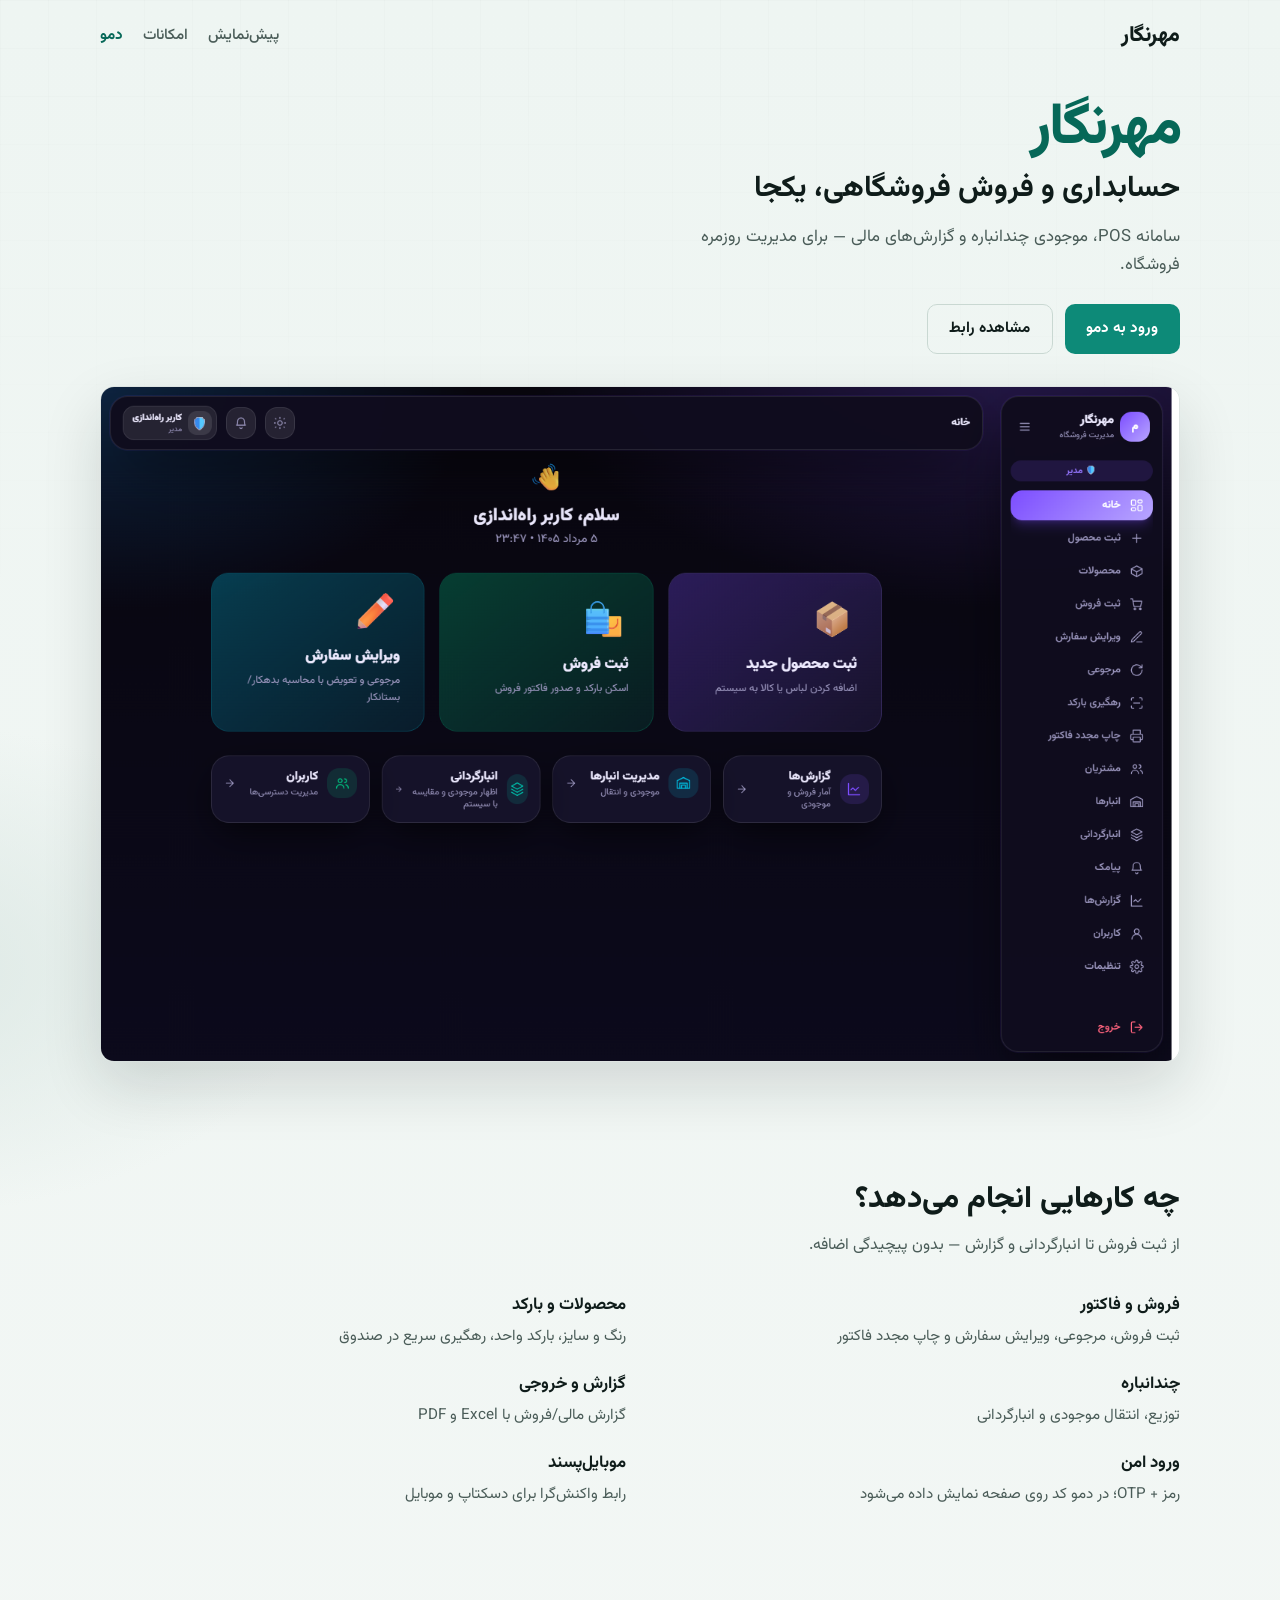
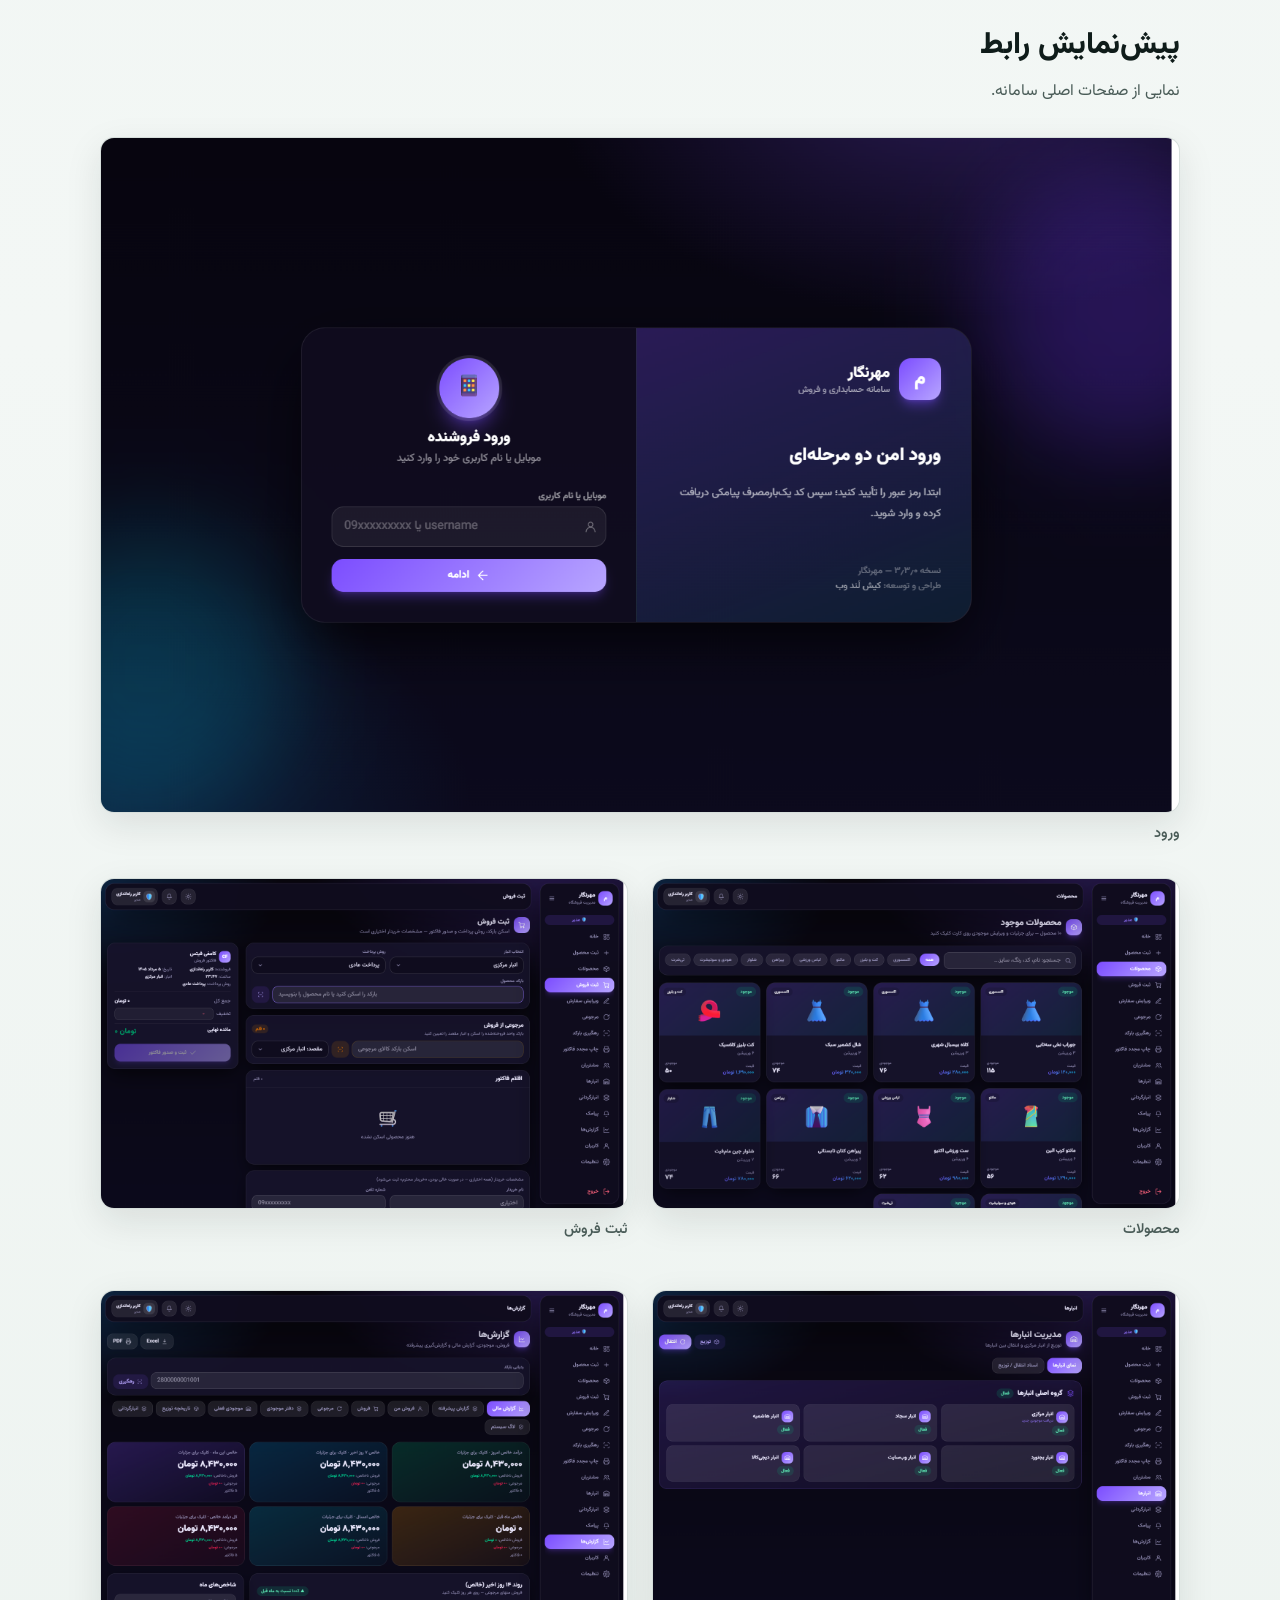
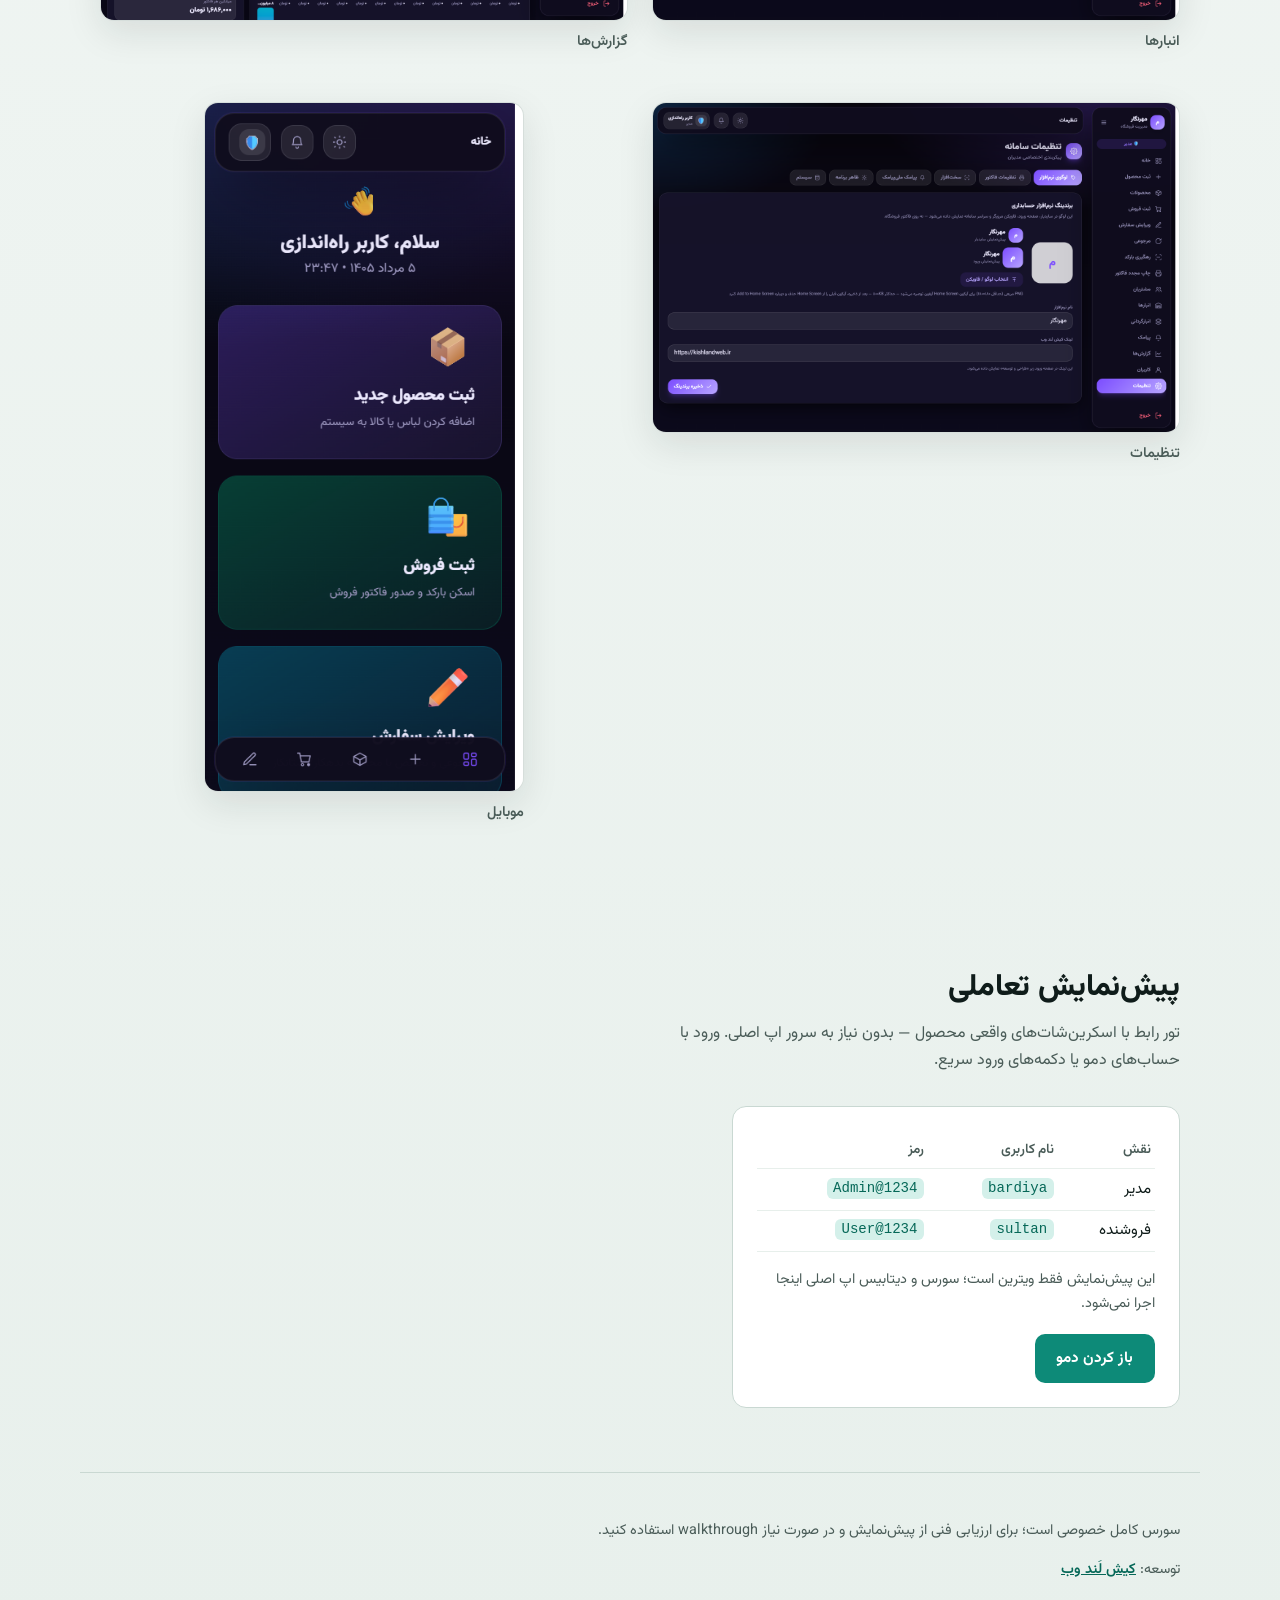
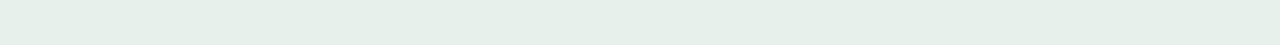
<file: index.html>
<!DOCTYPE html>
<html lang="fa" dir="rtl">
<head>
  <meta charset="UTF-8" />
  <meta name="viewport" content="width=device-width, initial-scale=1" />
  <title>مهرنگار — سامانه حسابداری و فروش فروشگاهی</title>
  <meta name="description" content="پیش‌نمایش عمومی مهرنگار: سامانه حسابداری، فروش (POS) و انبارداری فروشگاهی." />
  <link rel="preconnect" href="https://fonts.googleapis.com" />
  <link rel="preconnect" href="https://fonts.gstatic.com" crossorigin />
  <link href="https://fonts.googleapis.com/css2?family=Vazirmatn:wght@400;500;600;700;800&display=swap" rel="stylesheet" />
  <link rel="stylesheet" href="styles.css" />
</head>
<body>
  <div class="bg-grid" aria-hidden="true"></div>

  <header class="topbar">
    <a class="logo" href="#">مهرنگار</a>
    <nav>
      <a href="#preview">پیش‌نمایش</a>
      <a href="#features">امکانات</a>
      <a class="nav-cta" href="demo.html">دمو</a>
    </nav>
  </header>

  <main>
    <section class="hero">
      <div class="hero-copy">
        <p class="brand">مهرنگار</p>
        <h1>حسابداری و فروش فروشگاهی، یکجا</h1>
        <p class="lede">
          سامانه POS، موجودی چندانباره و گزارش‌های مالی — برای مدیریت روزمره فروشگاه.
        </p>
        <div class="cta-row">
          <a class="btn primary" href="demo.html">ورود به دمو</a>
          <a class="btn ghost" href="#preview">مشاهده رابط</a>
        </div>
      </div>
      <div class="hero-visual">
        <img
          src="screenshots/overview.png"
          alt="داشبورد مهرنگار"
          width="1600"
          height="900"
          fetchpriority="high"
        />
      </div>
    </section>

    <section id="features" class="features">
      <h2>چه کارهایی انجام می‌دهد؟</h2>
      <p class="section-lede">از ثبت فروش تا انبارگردانی و گزارش — بدون پیچیدگی اضافه.</p>
      <ul class="feature-list">
        <li>
          <strong>فروش و فاکتور</strong>
          <span>ثبت فروش، مرجوعی، ویرایش سفارش و چاپ مجدد فاکتور</span>
        </li>
        <li>
          <strong>محصولات و بارکد</strong>
          <span>رنگ و سایز، بارکد واحد، رهگیری سریع در صندوق</span>
        </li>
        <li>
          <strong>چندانباره</strong>
          <span>توزیع، انتقال موجودی و انبارگردانی</span>
        </li>
        <li>
          <strong>گزارش و خروجی</strong>
          <span>گزارش مالی/فروش با Excel و PDF</span>
        </li>
        <li>
          <strong>ورود امن</strong>
          <span>رمز + OTP؛ در دمو کد روی صفحه نمایش داده می‌شود</span>
        </li>
        <li>
          <strong>موبایل‌پسند</strong>
          <span>رابط واکنش‌گرا برای دسکتاپ و موبایل</span>
        </li>
      </ul>
    </section>

    <section id="preview" class="gallery">
      <h2>پیش‌نمایش رابط</h2>
      <p class="section-lede">نمایی از صفحات اصلی سامانه.</p>

      <figure class="shot wide">
        <img src="screenshots/login.png" alt="صفحه ورود" loading="lazy" />
        <figcaption>ورود</figcaption>
      </figure>

      <div class="shot-grid">
        <figure class="shot">
          <img src="screenshots/products.png" alt="محصولات" loading="lazy" />
          <figcaption>محصولات</figcaption>
        </figure>
        <figure class="shot">
          <img src="screenshots/sell.png" alt="ثبت فروش" loading="lazy" />
          <figcaption>ثبت فروش</figcaption>
        </figure>
        <figure class="shot">
          <img src="screenshots/warehouses.png" alt="انبارها" loading="lazy" />
          <figcaption>انبارها</figcaption>
        </figure>
        <figure class="shot">
          <img src="screenshots/reports.png" alt="گزارش‌ها" loading="lazy" />
          <figcaption>گزارش‌ها</figcaption>
        </figure>
        <figure class="shot">
          <img src="screenshots/settings.png" alt="تنظیمات" loading="lazy" />
          <figcaption>تنظیمات</figcaption>
        </figure>
        <figure class="shot mobile">
          <img src="screenshots/overview-mobile.png" alt="نمای موبایل" loading="lazy" />
          <figcaption>موبایل</figcaption>
        </figure>
      </div>
    </section>

    <section id="demo" class="demo">
      <h2>پیش‌نمایش تعاملی</h2>
      <p class="section-lede">
        تور رابط با اسکرین‌شات‌های واقعی محصول — بدون نیاز به سرور اپ اصلی.
        ورود با حساب‌های دمو یا دکمه‌های ورود سریع.
      </p>
      <div class="creds">
        <table>
          <thead>
            <tr><th>نقش</th><th>نام کاربری</th><th>رمز</th></tr>
          </thead>
          <tbody>
            <tr><td>مدیر</td><td><code>bardiya</code></td><td><code>Admin@1234</code></td></tr>
            <tr><td>فروشنده</td><td><code>sultan</code></td><td><code>User@1234</code></td></tr>
          </tbody>
        </table>
        <p class="hint">این پیش‌نمایش فقط ویترین است؛ سورس و دیتابیس اپ اصلی اینجا اجرا نمی‌شود.</p>
        <a class="btn primary" href="demo.html">باز کردن دمو</a>
      </div>
    </section>
  </main>

  <footer class="footer">
    <p>
      سورس کامل خصوصی است؛ برای ارزیابی فنی از پیش‌نمایش و در صورت نیاز walkthrough استفاده کنید.
    </p>
    <p class="credit">توسعه: <a href="https://kishlandweb.ir" rel="noopener" target="_blank">کیش لَند وب</a></p>
  </footer>
</body>
</html>
</file>
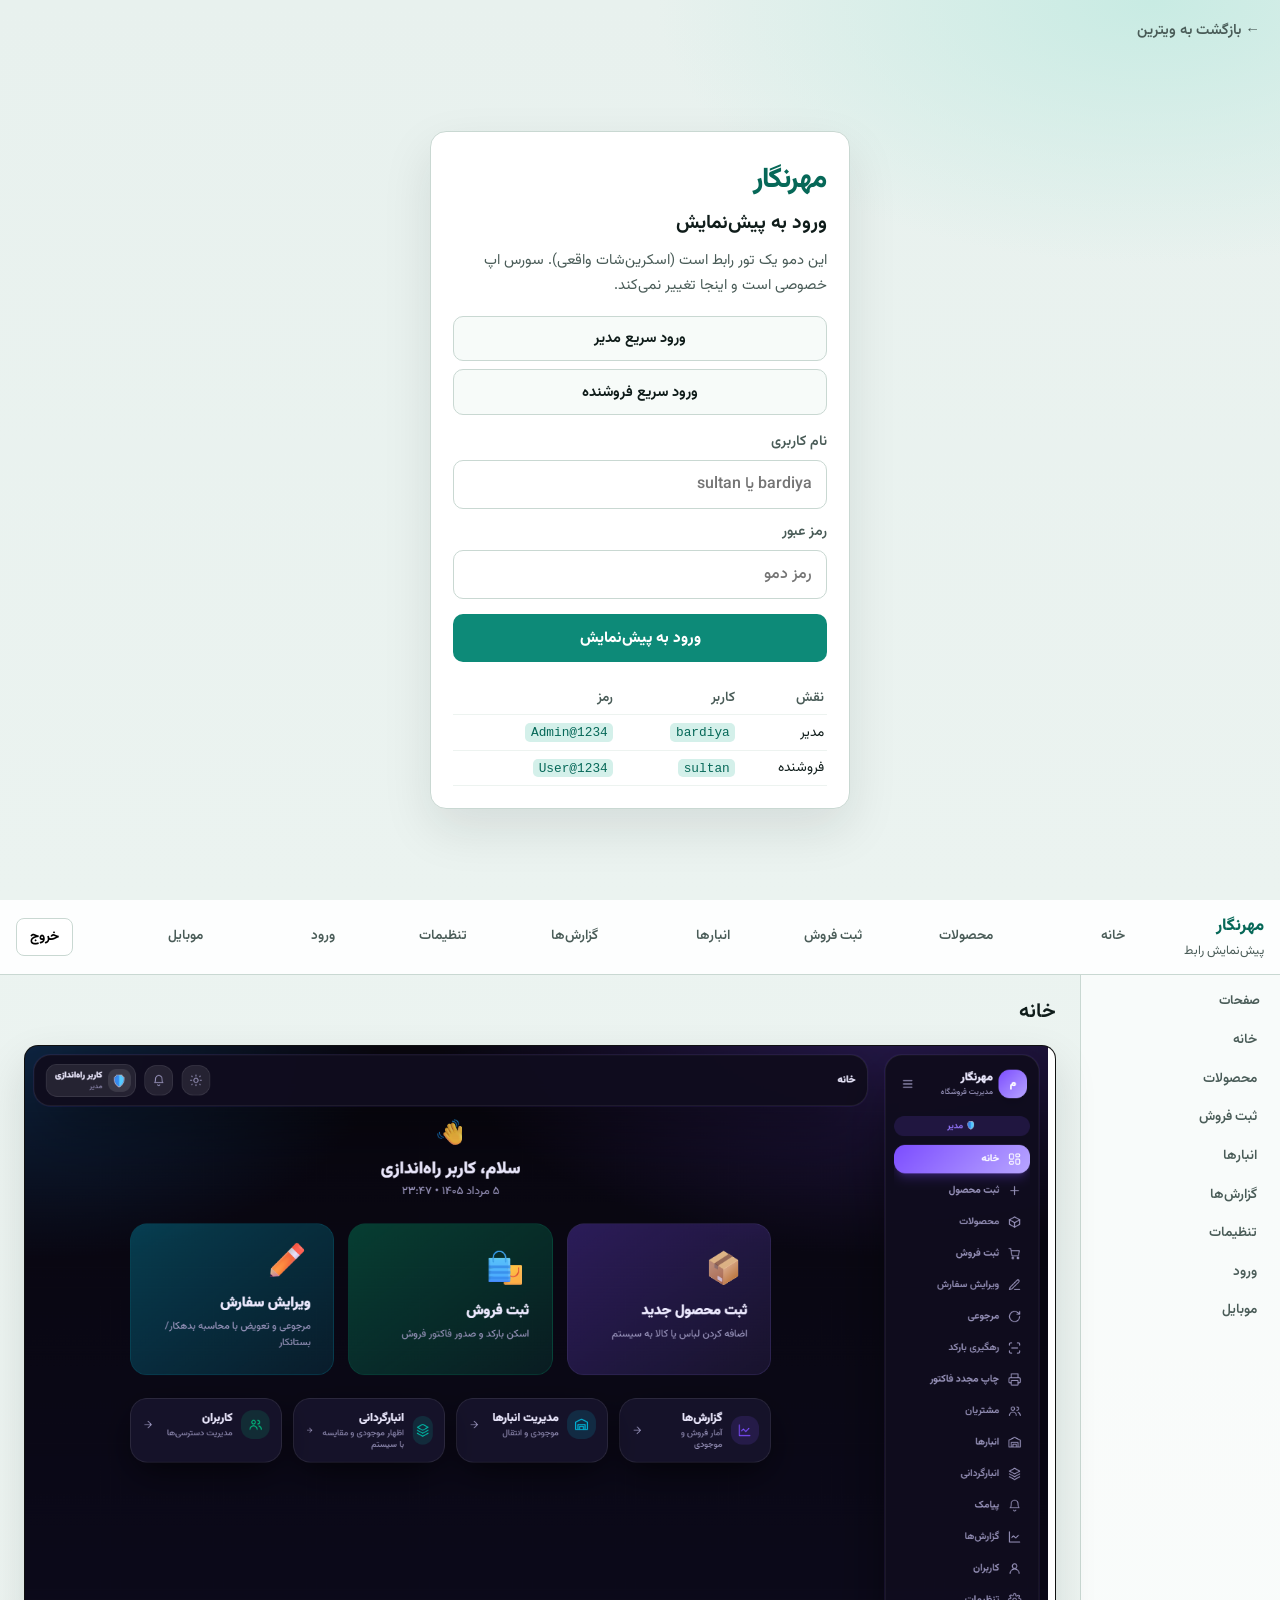
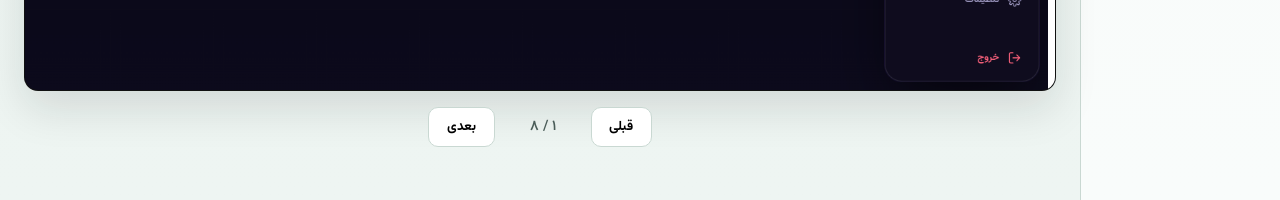
<file: demo.html>
<!DOCTYPE html>
<html lang="fa" dir="rtl">
<head>
  <meta charset="UTF-8" />
  <meta name="viewport" content="width=device-width, initial-scale=1" />
  <title>دموی مهرنگار — پیش‌نمایش رابط</title>
  <meta name="description" content="پیش‌نمایش تعاملی رابط مهرنگار با اسکرین‌شات‌های واقعی محصول." />
  <link rel="preconnect" href="https://fonts.googleapis.com" />
  <link rel="preconnect" href="https://fonts.gstatic.com" crossorigin />
  <link href="https://fonts.googleapis.com/css2?family=Vazirmatn:wght@400;500;600;700;800&display=swap" rel="stylesheet" />
  <link rel="stylesheet" href="demo.css" />
</head>
<body>
  <div id="gate" class="gate">
    <a class="back-home" href="index.html">← بازگشت به ویترین</a>
    <div class="gate-card">
      <p class="gate-brand">مهرنگار</p>
      <h1>ورود به پیش‌نمایش</h1>
      <p class="gate-lede">
        این دمو یک تور رابط است (اسکرین‌شات واقعی). سورس اپ خصوصی است و اینجا تغییر نمی‌کند.
      </p>

      <div class="quick">
        <button type="button" data-user="bardiya" data-pass="Admin@1234">ورود سریع مدیر</button>
        <button type="button" data-user="sultan" data-pass="User@1234">ورود سریع فروشنده</button>
      </div>

      <form id="login-form" autocomplete="on">
        <label>
          نام کاربری
          <input id="username" name="username" type="text" placeholder="bardiya یا sultan" required />
        </label>
        <label>
          رمز عبور
          <input id="password" name="password" type="password" placeholder="رمز دمو" required />
        </label>
        <p id="login-error" class="error" hidden>نام کاربری یا رمز نادرست است.</p>
        <button class="submit" type="submit">ورود به پیش‌نمایش</button>
      </form>

      <table class="creds">
        <thead>
          <tr><th>نقش</th><th>کاربر</th><th>رمز</th></tr>
        </thead>
        <tbody>
          <tr><td>مدیر</td><td><code>bardiya</code></td><td><code>Admin@1234</code></td></tr>
          <tr><td>فروشنده</td><td><code>sultan</code></td><td><code>User@1234</code></td></tr>
        </tbody>
      </table>
    </div>
  </div>

  <div id="tour" class="tour" hidden>
    <header class="tour-bar">
      <div class="tour-brand">
        <a href="index.html">مهرنگار</a>
        <span>پیش‌نمایش رابط</span>
      </div>
      <nav id="screen-nav" class="screen-nav" aria-label="صفحات"></nav>
      <button type="button" id="logout" class="logout">خروج</button>
    </header>

    <div class="viewer">
      <aside class="rail" aria-label="منوی صفحات">
        <p class="rail-title">صفحات</p>
        <div id="rail-list"></div>
      </aside>

      <section class="stage">
        <div class="stage-meta">
          <h2 id="screen-title">خانه</h2>
          <p id="screen-desc"></p>
        </div>
        <figure class="frame">
          <img id="screen-img" src="screenshots/overview.png" alt="" />
        </figure>
        <div class="pager">
          <button type="button" id="prev">قبلی</button>
          <span id="pager-label">۱ / ۸</span>
          <button type="button" id="next">بعدی</button>
        </div>
      </section>
    </div>
  </div>

  <script src="demo.js"></script>
</body>
</html>
</file>
<file: styles.css>
:root {
  --ink: #0f1c1a;
  --muted: #4a5c58;
  --paper: #f3f7f5;
  --paper-2: #e7efeb;
  --line: #c9d8d2;
  --teal: #0d8a78;
  --teal-deep: #066858;
  --teal-soft: #d4f0ea;
  --surface: #ffffff;
  --shadow: 0 24px 60px rgba(15, 28, 26, 0.14);
  --radius: 14px;
  --font: "Vazirmatn", Tahoma, sans-serif;
}

*,
*::before,
*::after {
  box-sizing: border-box;
}

html {
  scroll-behavior: smooth;
}

body {
  margin: 0;
  font-family: var(--font);
  color: var(--ink);
  background:
    radial-gradient(1200px 600px at 85% -10%, #c8ebe3 0%, transparent 55%),
    radial-gradient(900px 500px at -10% 20%, #dce8e4 0%, transparent 50%),
    linear-gradient(180deg, #eef5f2 0%, var(--paper) 40%, #e8f0ec 100%);
  line-height: 1.7;
  min-height: 100vh;
}

.bg-grid {
  position: fixed;
  inset: 0;
  pointer-events: none;
  opacity: 0.35;
  background-image:
    linear-gradient(rgba(15, 28, 26, 0.04) 1px, transparent 1px),
    linear-gradient(90deg, rgba(15, 28, 26, 0.04) 1px, transparent 1px);
  background-size: 48px 48px;
  mask-image: linear-gradient(180deg, #000 0%, transparent 85%);
  z-index: 0;
}

.topbar,
main,
.footer {
  position: relative;
  z-index: 1;
}

.topbar {
  display: flex;
  align-items: center;
  justify-content: space-between;
  max-width: 1120px;
  margin: 0 auto;
  padding: 1.1rem 1.25rem;
}

.logo {
  font-weight: 800;
  font-size: 1.35rem;
  color: var(--ink);
  text-decoration: none;
  letter-spacing: -0.02em;
}

nav {
  display: flex;
  gap: 1.25rem;
  align-items: center;
}

nav a {
  color: var(--muted);
  text-decoration: none;
  font-weight: 500;
  font-size: 0.95rem;
}

nav a:hover {
  color: var(--ink);
}

.nav-cta {
  color: var(--teal-deep) !important;
  font-weight: 700 !important;
}

.hero {
  max-width: 1120px;
  margin: 0 auto;
  padding: 1.5rem 1.25rem 3.5rem;
}

.hero-copy {
  max-width: 36rem;
  margin-bottom: 2rem;
  animation: rise 0.7s ease both;
}

.brand {
  margin: 0 0 0.35rem;
  font-size: clamp(2.4rem, 6vw, 3.6rem);
  font-weight: 800;
  color: var(--teal-deep);
  line-height: 1.15;
  letter-spacing: -0.03em;
}

.hero h1 {
  margin: 0 0 0.75rem;
  font-size: clamp(1.35rem, 3.2vw, 1.85rem);
  font-weight: 700;
  line-height: 1.45;
  color: var(--ink);
}

.lede {
  margin: 0 0 1.5rem;
  color: var(--muted);
  font-size: 1.05rem;
  max-width: 32rem;
}

.cta-row {
  display: flex;
  flex-wrap: wrap;
  gap: 0.75rem;
}

.btn {
  display: inline-flex;
  align-items: center;
  justify-content: center;
  padding: 0.7rem 1.35rem;
  border-radius: 10px;
  font-family: inherit;
  font-weight: 700;
  font-size: 0.95rem;
  text-decoration: none;
  transition: transform 0.2s ease, background 0.2s ease, color 0.2s ease;
}

.btn:hover {
  transform: translateY(-1px);
}

.btn.primary {
  background: var(--teal);
  color: #fff;
}

.btn.primary:hover {
  background: var(--teal-deep);
}

.btn.primary[aria-disabled="true"] {
  opacity: 0.55;
  pointer-events: none;
  transform: none;
}

.btn.ghost {
  background: transparent;
  color: var(--ink);
  border: 1.5px solid var(--line);
}

.btn.ghost:hover {
  background: var(--surface);
}

.hero-visual {
  margin-inline: -1.25rem;
  animation: rise 0.9s 0.15s ease both;
}

.hero-visual img {
  display: block;
  width: 100%;
  height: auto;
  border-radius: 0;
  box-shadow: var(--shadow);
  border-block: 1px solid rgba(15, 28, 26, 0.08);
}

@media (min-width: 900px) {
  .hero-visual {
    margin-inline: 0;
  }

  .hero-visual img {
    border-radius: var(--radius);
    border: 1px solid rgba(15, 28, 26, 0.08);
  }
}

.features,
.gallery,
.demo {
  max-width: 1120px;
  margin: 0 auto;
  padding: 3.5rem 1.25rem;
}

.features h2,
.gallery h2,
.demo h2 {
  margin: 0 0 0.4rem;
  font-size: clamp(1.5rem, 3vw, 1.9rem);
  font-weight: 800;
}

.section-lede {
  margin: 0 0 2rem;
  color: var(--muted);
  max-width: 34rem;
}

.feature-list {
  list-style: none;
  margin: 0;
  padding: 0;
  display: grid;
  gap: 1.25rem 1.75rem;
  grid-template-columns: 1fr;
}

@media (min-width: 700px) {
  .feature-list {
    grid-template-columns: 1fr 1fr;
  }
}

.feature-list li {
  padding: 0;
  border: 0;
  background: none;
  animation: rise 0.6s ease both;
}

.feature-list li:nth-child(2) { animation-delay: 0.05s; }
.feature-list li:nth-child(3) { animation-delay: 0.1s; }
.feature-list li:nth-child(4) { animation-delay: 0.15s; }
.feature-list li:nth-child(5) { animation-delay: 0.2s; }
.feature-list li:nth-child(6) { animation-delay: 0.25s; }

.feature-list strong {
  display: block;
  font-size: 1.05rem;
  margin-bottom: 0.2rem;
  color: var(--ink);
}

.feature-list span {
  color: var(--muted);
  font-size: 0.95rem;
}

.shot {
  margin: 0 0 1.5rem;
}

.shot img {
  display: block;
  width: 100%;
  height: auto;
  border-radius: var(--radius);
  border: 1px solid rgba(15, 28, 26, 0.08);
  box-shadow: 0 12px 36px rgba(15, 28, 26, 0.1);
  background: var(--paper-2);
}

.shot figcaption {
  margin-top: 0.55rem;
  font-weight: 600;
  color: var(--muted);
  font-size: 0.9rem;
}

.shot.wide {
  margin-bottom: 2rem;
}

.shot-grid {
  display: grid;
  gap: 1.5rem;
  grid-template-columns: 1fr;
}

@media (min-width: 700px) {
  .shot-grid {
    grid-template-columns: 1fr 1fr;
  }
}

.shot.mobile {
  max-width: 320px;
  margin-inline: auto;
}

.demo {
  padding-bottom: 4rem;
}

.creds {
  background: var(--surface);
  border: 1px solid var(--line);
  border-radius: var(--radius);
  padding: 1.5rem;
  max-width: 28rem;
}

.creds table {
  width: 100%;
  border-collapse: collapse;
  margin-bottom: 1rem;
  font-size: 0.95rem;
}

.creds th,
.creds td {
  text-align: right;
  padding: 0.45rem 0.25rem;
  border-bottom: 1px solid var(--paper-2);
}

.creds th {
  color: var(--muted);
  font-weight: 600;
  font-size: 0.85rem;
}

.creds code {
  font-family: ui-monospace, "Cascadia Code", Consolas, monospace;
  font-size: 0.88rem;
  background: var(--teal-soft);
  color: var(--teal-deep);
  padding: 0.15rem 0.4rem;
  border-radius: 6px;
}

.hint {
  margin: 0 0 1.1rem;
  color: var(--muted);
  font-size: 0.9rem;
}

.footer {
  max-width: 1120px;
  margin: 0 auto;
  padding: 2rem 1.25rem 3rem;
  border-top: 1px solid var(--line);
  color: var(--muted);
  font-size: 0.9rem;
}

.footer a {
  color: var(--teal-deep);
  font-weight: 600;
}

.credit {
  margin-top: 0.5rem;
}

@keyframes rise {
  from {
    opacity: 0;
    transform: translateY(14px);
  }
  to {
    opacity: 1;
    transform: translateY(0);
  }
}

@media (prefers-reduced-motion: reduce) {
  *,
  *::before,
  *::after {
    animation: none !important;
    transition: none !important;
  }
}
</file>
<file: demo.css>
:root {
  --ink: #0f1c1a;
  --muted: #4a5c58;
  --paper: #eef5f2;
  --line: #c9d8d2;
  --teal: #0d8a78;
  --teal-deep: #066858;
  --teal-soft: #d4f0ea;
  --surface: #ffffff;
  --danger: #b42318;
  --font: "Vazirmatn", Tahoma, sans-serif;
}

*,
*::before,
*::after {
  box-sizing: border-box;
}

body {
  margin: 0;
  min-height: 100vh;
  font-family: var(--font);
  color: var(--ink);
  background:
    radial-gradient(900px 480px at 90% 0%, #c8ebe3 0%, transparent 55%),
    linear-gradient(180deg, #e8f1ee, var(--paper));
  line-height: 1.7;
}

.gate {
  min-height: 100vh;
  display: grid;
  place-items: center;
  padding: 4.5rem 1.25rem 2rem;
  position: relative;
}

.back-home {
  position: absolute;
  top: 1.1rem;
  right: 1.25rem;
  color: var(--muted);
  text-decoration: none;
  font-weight: 600;
  font-size: 0.92rem;
}

.back-home:hover {
  color: var(--ink);
}

.gate-card {
  width: min(100%, 420px);
  background: var(--surface);
  border: 1px solid var(--line);
  border-radius: 16px;
  padding: 1.6rem 1.4rem 1.4rem;
  box-shadow: 0 20px 50px rgba(15, 28, 26, 0.1);
  animation: rise 0.55s ease both;
}

.gate-brand {
  margin: 0;
  font-size: 1.75rem;
  font-weight: 800;
  color: var(--teal-deep);
  letter-spacing: -0.02em;
}

.gate-card h1 {
  margin: 0.15rem 0 0.5rem;
  font-size: 1.2rem;
}

.gate-lede {
  margin: 0 0 1.1rem;
  color: var(--muted);
  font-size: 0.92rem;
}

.quick {
  display: grid;
  gap: 0.5rem;
  margin-bottom: 1rem;
}

.quick button {
  font-family: inherit;
  font-weight: 700;
  font-size: 0.9rem;
  border: 1.5px solid var(--line);
  background: #f7fbf9;
  color: var(--ink);
  border-radius: 10px;
  padding: 0.65rem 0.9rem;
  cursor: pointer;
  transition: background 0.15s ease, border-color 0.15s ease;
}

.quick button:hover {
  background: var(--teal-soft);
  border-color: #9ecfc4;
}

#login-form {
  display: grid;
  gap: 0.75rem;
}

#login-form label {
  display: grid;
  gap: 0.3rem;
  font-size: 0.88rem;
  font-weight: 600;
  color: var(--muted);
}

#login-form input {
  font-family: inherit;
  font-size: 1rem;
  font-weight: 500;
  color: var(--ink);
  border: 1.5px solid var(--line);
  border-radius: 10px;
  padding: 0.7rem 0.85rem;
  background: #fff;
}

#login-form input:focus {
  outline: 2px solid rgba(13, 138, 120, 0.35);
  border-color: var(--teal);
}

.error {
  margin: 0;
  color: var(--danger);
  font-size: 0.88rem;
  font-weight: 600;
}

.submit {
  font-family: inherit;
  font-weight: 800;
  font-size: 0.95rem;
  border: 0;
  border-radius: 10px;
  padding: 0.75rem 1rem;
  background: var(--teal);
  color: #fff;
  cursor: pointer;
  margin-top: 0.2rem;
}

.submit:hover {
  background: var(--teal-deep);
}

.creds {
  width: 100%;
  border-collapse: collapse;
  margin-top: 1.1rem;
  font-size: 0.85rem;
}

.creds th,
.creds td {
  text-align: right;
  padding: 0.35rem 0.15rem;
  border-bottom: 1px solid #edf3f0;
}

.creds th {
  color: var(--muted);
  font-weight: 600;
}

.creds code {
  font-family: ui-monospace, Consolas, monospace;
  font-size: 0.8rem;
  background: var(--teal-soft);
  color: var(--teal-deep);
  padding: 0.1rem 0.35rem;
  border-radius: 5px;
}

.tour {
  min-height: 100vh;
  display: flex;
  flex-direction: column;
  animation: rise 0.45s ease both;
}

.tour-bar {
  display: flex;
  align-items: center;
  gap: 1rem;
  padding: 0.75rem 1rem;
  background: rgba(255, 255, 255, 0.88);
  border-bottom: 1px solid var(--line);
  backdrop-filter: blur(8px);
  position: sticky;
  top: 0;
  z-index: 10;
}

.tour-brand {
  display: flex;
  flex-direction: column;
  min-width: 7rem;
}

.tour-brand a {
  color: var(--teal-deep);
  font-weight: 800;
  text-decoration: none;
  font-size: 1.05rem;
}

.tour-brand span {
  color: var(--muted);
  font-size: 0.78rem;
}

.screen-nav {
  display: none;
  flex: 1;
  gap: 0.35rem;
  overflow-x: auto;
  padding-bottom: 0.15rem;
}

.screen-nav button,
.rail button {
  font-family: inherit;
  font-size: 0.85rem;
  font-weight: 600;
  border: 0;
  background: transparent;
  color: var(--muted);
  border-radius: 8px;
  padding: 0.45rem 0.7rem;
  cursor: pointer;
  white-space: nowrap;
  text-align: right;
  width: 100%;
}

.screen-nav button:hover,
.rail button:hover,
.screen-nav button.active,
.rail button.active {
  background: var(--teal-soft);
  color: var(--teal-deep);
}

.logout {
  font-family: inherit;
  font-weight: 700;
  font-size: 0.85rem;
  border: 1.5px solid var(--line);
  background: #fff;
  border-radius: 8px;
  padding: 0.45rem 0.8rem;
  cursor: pointer;
  margin-right: auto;
}

.viewer {
  display: grid;
  grid-template-columns: 1fr;
  flex: 1;
  max-width: 1280px;
  width: 100%;
  margin: 0 auto;
}

.rail {
  display: none;
  border-left: 1px solid var(--line);
  background: rgba(255, 255, 255, 0.65);
  padding: 1rem 0.75rem;
}

.rail-title {
  margin: 0 0.5rem 0.6rem;
  font-size: 0.8rem;
  font-weight: 700;
  color: var(--muted);
}

.rail button {
  margin-bottom: 0.2rem;
}

.stage {
  padding: 1rem 1rem 2rem;
}

.stage-meta h2 {
  margin: 0 0 0.2rem;
  font-size: 1.25rem;
}

.stage-meta p {
  margin: 0 0 1rem;
  color: var(--muted);
  font-size: 0.92rem;
  max-width: 40rem;
}

.frame {
  margin: 0;
  border-radius: 14px;
  overflow: hidden;
  border: 1px solid rgba(15, 28, 26, 0.1);
  box-shadow: 0 18px 44px rgba(15, 28, 26, 0.12);
  background: #111;
}

.frame img {
  display: block;
  width: 100%;
  height: auto;
}

.frame.mobile-frame {
  max-width: 380px;
  margin-inline: auto;
}

.pager {
  display: flex;
  align-items: center;
  justify-content: center;
  gap: 1rem;
  margin-top: 1rem;
}

.pager button {
  font-family: inherit;
  font-weight: 700;
  border: 1.5px solid var(--line);
  background: #fff;
  border-radius: 10px;
  padding: 0.55rem 1.1rem;
  cursor: pointer;
}

.pager button:hover {
  background: var(--teal-soft);
  border-color: #9ecfc4;
}

#pager-label {
  font-size: 0.9rem;
  color: var(--muted);
  font-weight: 600;
  min-width: 4rem;
  text-align: center;
}

@media (min-width: 900px) {
  .viewer {
    grid-template-columns: 200px 1fr;
  }

  .rail {
    display: block;
  }

  .screen-nav {
    display: flex;
  }

  .stage {
    padding: 1.25rem 1.5rem 2.5rem;
  }
}

@keyframes rise {
  from {
    opacity: 0;
    transform: translateY(12px);
  }
  to {
    opacity: 1;
    transform: translateY(0);
  }
}

@media (prefers-reduced-motion: reduce) {
  * {
    animation: none !important;
    transition: none !important;
  }
}
</file>
